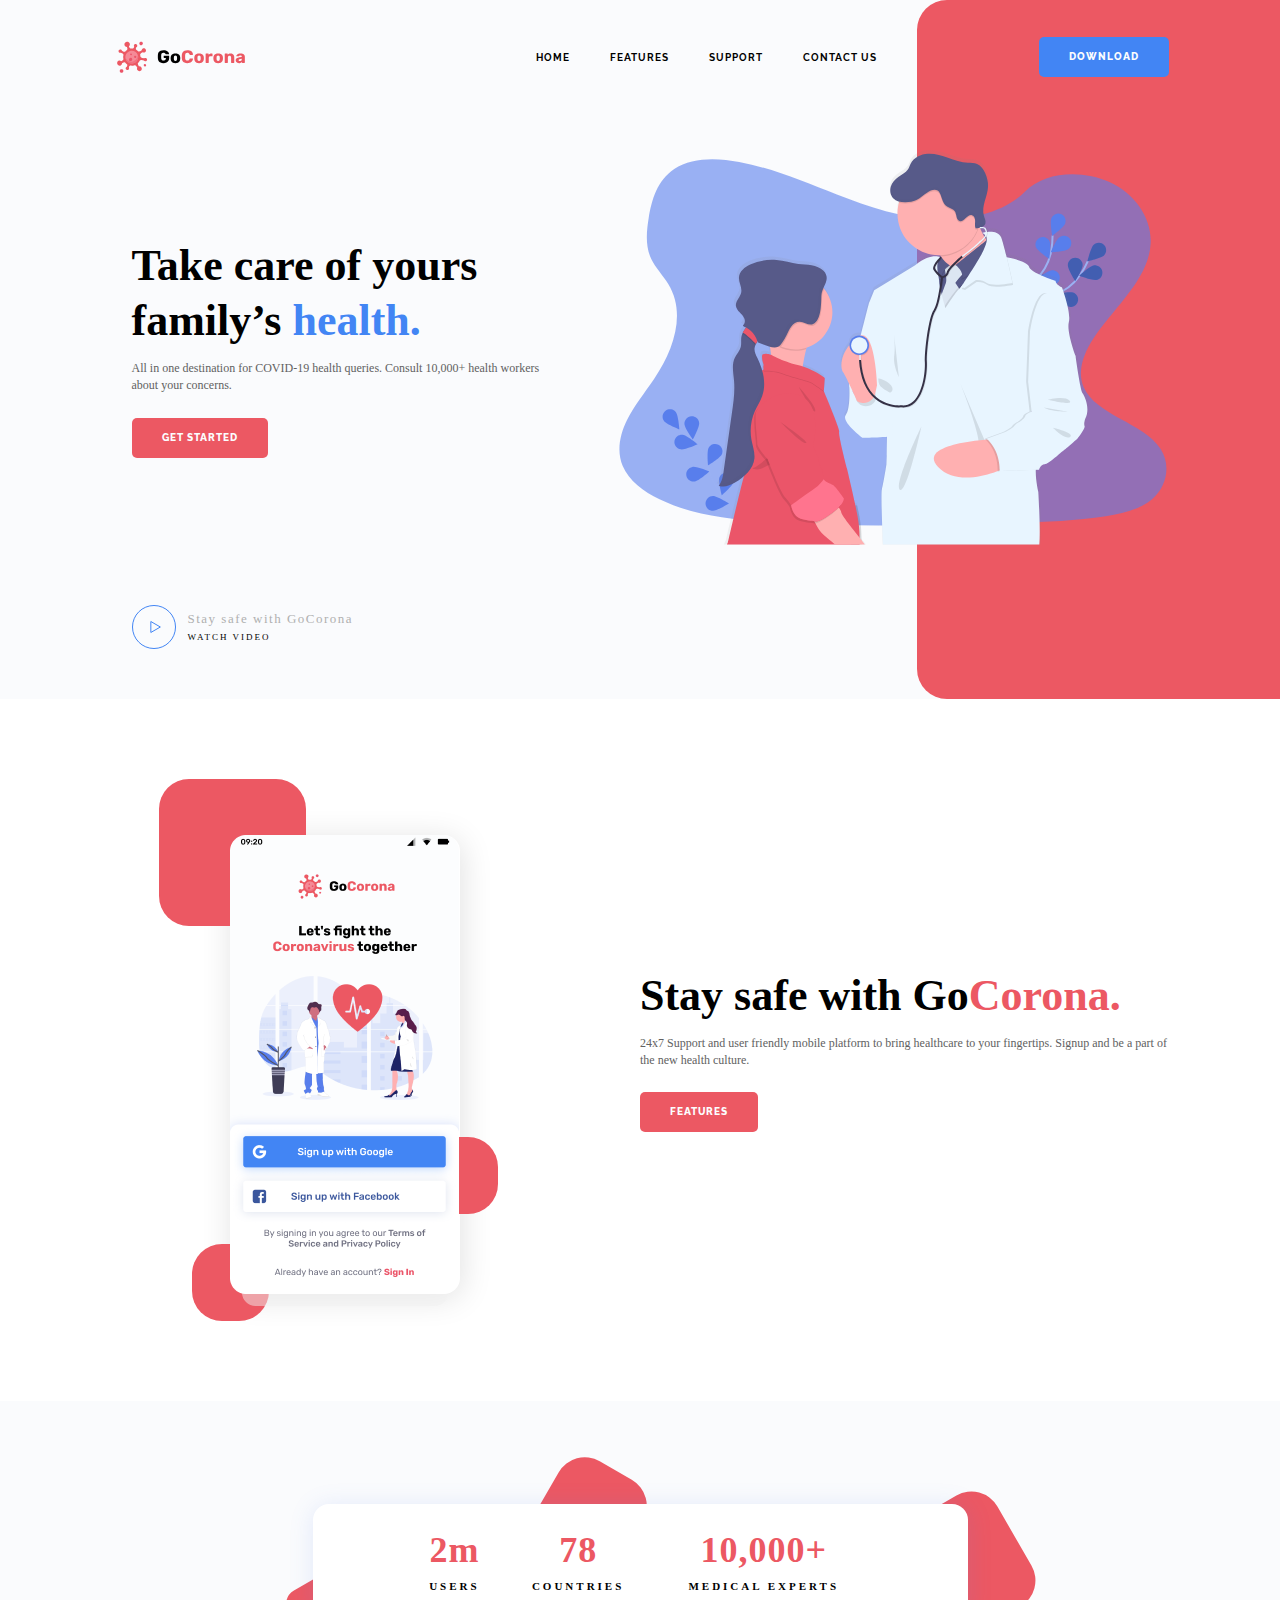
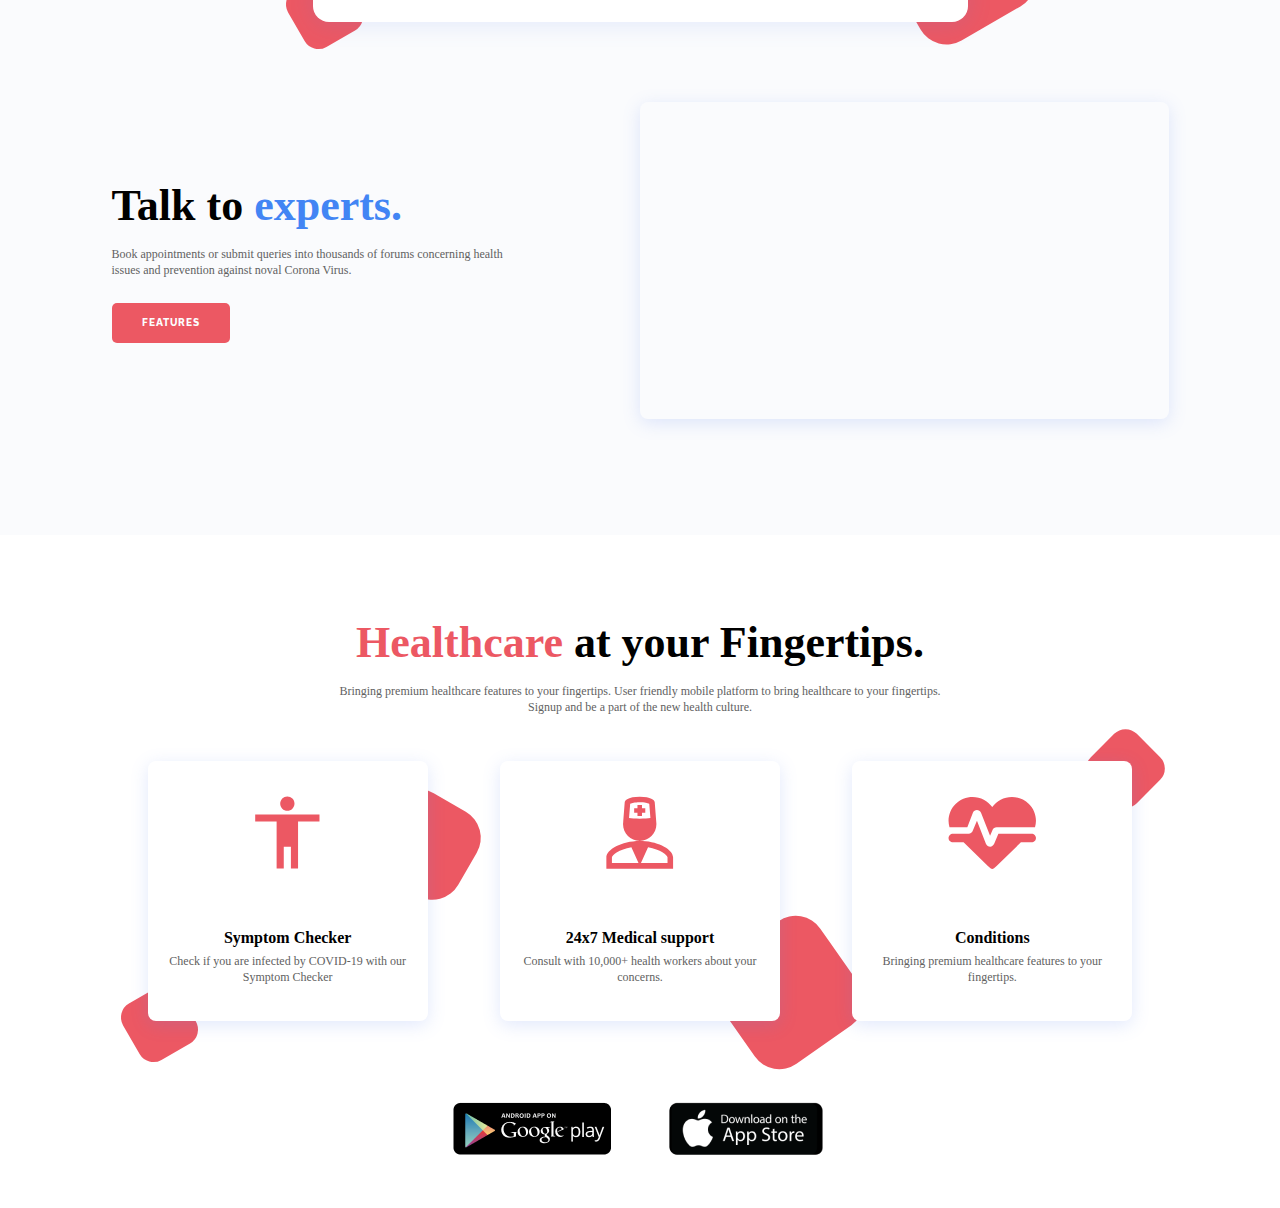
<file: portfolio_5/index.html>
<!DOCTYPE html>
<html>

<head>
	<meta charset="UTF-8">
	<meta name="viewport" content="width=device-width, initial-scale=1.0">
	<link href="https://fonts.googleapis.com/css?family=Rubik:regular,700&display=swap" rel="stylesheet" />
	<link href="https://fonts.googleapis.com/css?family=Raleway:700,800&display=swap" rel="stylesheet" />
	<link rel="stylesheet" href="css/style.css">
	<title>GoCorona</title>
</head>

<body>
	<div class="wrapper">
		<header id="open" class="header">
			<div id="close" class="header__container">
				<a href="" class="header__logo">
					<img src="img/logo.svg" alt="Логотип">
				</a>
				<div class="header__menu menu">
					<nav class="menu__body">
						<ul class="menu__list">
							<li class="menu__item"><a href="" class="menu__link">HOME</a></li>
							<li class="menu__item"><a href="" class="menu__link">FEATURES</a></li>
							<li class="menu__item"><a href="" class="menu__link">SUPPORT</a></li>
							<li class="menu__item"><a href="" class="menu__link">CONTACT US</a></li>
						</ul>
					</nav>
				</div>
				<div class="header__button">
					<a href="" class="button button_blue">DOWNLOAD</a>
					<a href="#open" class="icon-menu"><span></span></a>
					<a href="#close" class="close-icon-menu"></a>
				</div>
			</div>
		</header>
		<main class="main">
			<section class="get-started">
				<div class="get-started__container">
					<div class="get-started__content">
						<div class="get-started__block-text block-text">
							<h1 class="block-text__title block-text__title_blue">Take care of yours family’s
								<span>health.</span></h1>
							<div class="block-text__text">All in one destination for COVID-19 health queries. Consult
								10,000+ health workers about your concerns.</div>
							<a href="" class="block-text__button button">GET STARTED</a>
						</div>
					</div>
					<div class="get-started__image">
						<img src="img/get-started/image.svg" alt="Врач с ребенком">
					</div>
					<div class="get-started__video">
						<a href="" class="video-get-started">
							<div class="video-get-started__icon">
								<img src="img/get-started/play.svg" alt="Кнопка Play">
							</div>
							<div class="video-get-started__body">
								<div class="video-get-started__title">Stay safe with GoCorona</div>
								<div class="video-get-started__text">Watch Video</div>
							</div>
						</a>
					</div>
				</div>
			</section>
			<section class="stay-safe">
				<div class="stay-safe__container">
					<div class="stay-safe__media">
						<div class="media-stay-safe">
							<div class="media-stay-safe__image">
								<img src="img/stay-safe/app.png" alt="Приложение">
							</div>
							<div class="media-stay-safe__item media-stay-safe__item_1"></div>
							<div class="media-stay-safe__item media-stay-safe__item_2"></div>
							<div class="media-stay-safe__item media-stay-safe__item_3"></div>
						</div>
					</div>
					<div class="stay-safe__content">
						<div class="stay-safe__block-text block-text">
							<h2 class="block-text__title">Stay safe with Go<span>Corona.</span></h2>
							<div class="block-text__text">24x7 Support and user friendly mobile platform to bring
								healthcare to your fingertips. Signup and be a part of the new health culture.</div>
							<a href="" class="block-text__button button">Features</a>
						</div>
					</div>
				</div>
			</section>
			<section class="experts">
				<div class="experts__container">
					<div class="experts__statistics statistics-experts">
						<div class="statistics-experts__body body-statistics-experts">
							<div class="body-statistics-experts__item">
								<div class="body-statistics-experts__value">2m</div>
								<div class="body-statistics-experts__text">Users</div>
							</div>
							<div class="body-statistics-experts__item">
								<div class="body-statistics-experts__value">78</div>
								<div class="body-statistics-experts__text">Countries</div>
							</div>
							<div class="body-statistics-experts__item">
								<div class="body-statistics-experts__value">10,000+</div>
								<div class="body-statistics-experts__text">Medical experts</div>
							</div>
						</div>
						<div class="statistics-experts__decor statistics-experts__decor_1"></div>
						<div class="statistics-experts__decor statistics-experts__decor_2"></div>
						<div class="statistics-experts__decor statistics-experts__decor_3"></div>
					</div>
					<div class="experts__body">
						<div class="experts__content">
							<div class="experts__block-text block-text">
								<h2 class="block-text__title block-text__title_blue">Talk to <span>experts.</span></h2>
								<div class="block-text__text">Book appointments or submit queries into thousands of
									forums concerning health issues and prevention against noval Corona Virus.</div>
								<a href="" class="block-text__button button">Features</a>
							</div>
						</div>
						<div class="experts__video">

						</div>
					</div>
				</div>
			</section>
			<section class="healthcare">
				<div class="healthcare__container">
					<div class="healthcare__block-text block-text block-text_center">
						<h2 class="block-text__title"><span>Healthcare</span> at your Fingertips.</h2>
						<div class="block-text__text block-text__text_mw">Bringing premium healthcare features to your
							fingertips. User friendly mobile platform to bring healthcare to your fingertips. Signup and
							be a part of the new health culture.</div>
					</div>
					<div class="healthcare__items">
						<div class="healthcare__column healthcare__column_1">
							<div class="healthcare__item item-healthcare">
								<div class="item-healthcare__icon">
									<img src="img/healthcare/01.svg" alt="Иконка">
								</div>
								<div class="item-healthcare__title">Symptom Checker</div>
								<div class="item-healthcare__text">Check if you are infected by COVID-19 with our
									Symptom Checker</div>
							</div>
						</div>
						<div class="healthcare__column healthcare__column_2">
							<div class="healthcare__item item-healthcare">
								<div class="item-healthcare__icon">
									<img src="img/healthcare/02.svg" alt="Иконка">
								</div>
								<div class="item-healthcare__title">24x7 Medical support</div>
								<div class="item-healthcare__text">Consult with 10,000+ health workers about your
									concerns.</div>
							</div>
						</div>
						<div class="healthcare__column healthcare__column_3">
							<div class="healthcare__item item-healthcare">
								<div class="item-healthcare__icon">
									<img src="img/healthcare/03.svg" alt="Иконка">
								</div>
								<div class="item-healthcare__title">Conditions</div>
								<div class="item-healthcare__text">Bringing premium healthcare features to your
									fingertips.</div>
							</div>
						</div>
					</div>
				</div>
			</section>
		</main>
		<footer class="footer">
			<div class="footer__container">
				<div class="footer__items">
					<a href="" class="footer__item">
						<img src="img/google-play.png" alt="Google Play">
					</a>
					<a href="" class="footer__item">
						<img src="img/apple-store.png" alt="Apple Store">
					</a>
				</div>
			</div>
		</footer>
	</div>
</body>

</html>
</file>
<file: portfolio_5/css/style.css>
/* Обнуление */
*,
*::before,
*::after {
	padding: 0;
	margin: 0;
	border: 0;
	box-sizing: border-box;
}
a {
	text-decoration: none;
}
ul,
ol,
li {
	list-style: none;
}
img {
	vertical-align: top;
}
h1,
h2,
h3,
h4,
h5,
h6 {
	font-weight: inherit;
	font-size: inherit;
}
html,
body {
	height: 100%;
	line-height: 1;
}
body {
	font-family: Montserrat;
	font-size: 12px;
	color: #616161;
}
/* ------------------ */
.wrapper {
	overflow: hidden;
	display: flex;
	flex-direction: column;
	min-height: 100%;
}
/* ------------------ */
.main {
	flex: 1 1 auto;
}

[class*="__container"] {
	max-width: 1087px;
	margin: 0px auto;
	padding: 0px 15px;
}

/* PC */
@media (max-width: 1087px) {
	[class*="__container"] {
		max-width: 970px;
	}
}
/* TABLET */
@media (max-width: 991.98px) {
	[class*="__container"] {
		max-width: 750px;
	}
}
/* MOBILE */
@media (max-width: 767.98px) {
	[class*="__container"] {
		max-width: none;
	}
}
/* MOBILE SMALL */
@media (max-width: 479.98px) {
}

.header {
	position: absolute;
	width: 100%;
	top: 0;
	left: 0;
	z-index: 50;
}
.header__container {
	display: flex;
	min-height: 114px;
	align-items: center;
}
.header__logo {
	position: relative;
	z-index: 5;
}
.header__menu {
	flex: 1 1 auto;
}
.header__button {
	position: relative;
	z-index: 5;
	flex: 0 0 252px;
	display: flex;
	justify-content: flex-end;
	align-items: center;
}
/* --------------------------- */
.menu {
	display: flex;
	justify-content: flex-end;
}
.menu__list {
	display: flex;
}
.menu__item {
	margin: 0px 40px 0px 0px;
}
.menu__link {
	font-family: Raleway;
	text-transform: uppercase;
	font-weight: 700;
	font-size: 10px;
	line-height: 1.2;
	color: #000;
	letter-spacing: 1px;
}
.menu__link:hover {
	text-decoration: underline;
}

@media (max-width: 991.98px) {
	.header__container {
		min-height: 80px;
	}
	.header__button {
		flex: 0 0 170px;
	}
	.menu__item {
		margin: 0px 30px 0px 0px;
	}
}
@media (max-width: 767.98px) {
	.menu__body {
		position: fixed;
		top: 0;
		left: -100%;
		width: 100%;
		height: 100%;
		overflow: auto;
		background-color: #fff;
		padding: 90px 15px 30px 15px;
		transition: left 0.3s ease 0s;
	}
	.header:target .menu__body {
		left: 0;
	}
	.header:target .menu__body:before {
		content: "";
		position: fixed;
		top: 0;
		left: 0;
		height: 80px;
		width: 100%;
		background-color: #fff;
	}
	.menu__list {
		flex-direction: column;
		justify-content: center;
		align-items: center;
	}
	.menu__item {
		margin: 0px 0px 25px 0px;
	}
	.menu__item:last-child {
		margin-bottom: 0;
	}
	.menu__link {
		/* color: #fff; */
		font-size: 20px;
	}
}
@media (max-width: 479.98px) {
	.header__logo {
		flex: 0 0 40px;
		overflow: hidden;
	}
}
/* --------------------------- */
.button {
	display: inline-block;
	font-family: Raleway;
	text-transform: uppercase;
	font-weight: 800;
	font-size: 10px;
	line-height: 1.2;
	letter-spacing: 1px;
	color: #fcfdfe;
	padding: 14px 30px;
	border-radius: 5px;
	background-color: #ec5863;
	transition: background-color 0.3s ease 0s;
}
.button:hover {
	background-color: #f37a82;
}
.button_blue {
	background-color: #4285f4;
}
.button_blue:hover {
	background-color: #70a3f7;
}
/* --------------------------- */
.close-icon-menu,
.icon-menu {
	display: none;
}
@media (max-width: 767.98px) {
	.icon-menu {
		display: flex;
		position: relative;
		flex: 0 0 30px;
		height: 18px;
		flex-direction: column;
		justify-content: space-between;
		margin: 0px 0px 0px 20px;
	}
	.icon-menu::before,
	.icon-menu::after {
		content: "";
		background-color: #000;
		height: 2px;
	}
	.icon-menu span {
		height: 2px;
		background-color: #000;
	}

	.close-icon-menu {
		flex: 0 0 30px;
		height: 30px;
		position: relative;
		margin: 0px 0px 0px 20px;
	}
	.close-icon-menu::before,
	.close-icon-menu::after {
		content: "";
		position: absolute;
		top: 50%;
		left: 0;
		width: 100%;
		background-color: #000;
		height: 2px;
	}
	.close-icon-menu::before {
		transform: rotate(45deg);
	}
	.close-icon-menu::after {
		transform: rotate(-45deg);
	}
	.header:target .icon-menu {
		display: none;
	}
	.header:target .close-icon-menu {
		display: flex;
	}
}

/* ============================================================================= */
.block-text {
}
.block-text_center {
	text-align: center;
}
.block-text__title {
	font-weight: 700;
	font-size: 44px;
	line-height: 126%;
	color: #000;
}
.block-text__title:not(:last-child) {
	margin: 0px 0px 12px 0px;
}
.block-text__title span {
	color: #ec5863;
}
.block-text__title_blue span {
	color: #4285f4;
}
.block-text__text {
	line-height: 138.5%;
}
.block-text__text_mw {
	max-width: 620px;
	margin: 0px auto;
}
.block-text__text:not(:last-child) {
	margin: 0px 0px 24px 0px;
}
.block-text__button {
}
@media (max-width: 767.98px) {
	.block-text__title {
		font-size: 34px;
	}
}
/* ============================================================================= */

.get-started {
	background-color: #fafbfd;
}
.get-started__container {
	padding: 150px 15px 50px 15px;
	display: flex;
	align-items: center;
	flex-wrap: wrap;
	position: relative;
}
.get-started__container::before {
	content: "";
	position: absolute;
	width: 100vw;
	height: 100%;
	right: 267px;
	top: 0;
	transform: translate(100%, 0px);
	border-radius: 30px 0px 0px 30px;
	background-color: #ec5863;
}
.get-started__content {
	flex: 0 1 48%;
	padding: 0px 20px;
}
.get-started__block-text {
	max-width: 410px;
}
.get-started__video {
	flex: 1 1 100%;
	padding: 60px 0px 0px 20px;
}
.get-started__image {
	flex: 0 1 52%;
	position: relative;
	z-index: 2;
}
.get-started__image img {
	max-width: 100%;
}

.video-get-started {
	display: inline-flex;
	align-items: center;
}
.video-get-started__icon {
	flex: 0 0 44px;
}
.video-get-started__body {
	padding: 0px 0px 0px 12px;
}
.video-get-started__title {
	color: #b0b0b0;
	font-size: 13px;
	line-height: 126%;
	letter-spacing: 1.5px;
}
.video-get-started__title:not(:last-child) {
	margin: 0px 0px 5px 0px;
}
.video-get-started__text {
	text-transform: uppercase;
	font-size: 9px;
	color: #000;
	line-height: 126%;
	letter-spacing: 2px;
}
@media (max-width: 991.98px) {
	.get-started__container::before {
		right: 185px;
		border-radius: 20px 0px 0px 20px;
	}
}
@media (max-width: 767.98px) {
	.get-started__container {
		padding: 100px 15px 30px 15px;
	}
	.get-started__container::before {
		display: none;
	}
	.get-started__block-text {
		max-width: none;
	}
	.get-started__content {
		flex: 1 1 100%;
		padding: 0;
	}
	.get-started__image {
		flex: 1 1 100%;
		text-align: center;
		padding: 30px 0;
	}
	.get-started__video {
		padding: 0;
	}
}

/* ============================================ */
.stay-safe {
	padding: 80px 0;
}
.stay-safe__container {
	display: flex;
	align-items: center;
}
.stay-safe__media {
	flex: 0 1 50%;
}
.stay-safe__content {
	flex: 0 1 50%;
}
.stay-safe__block-text {
}

.media-stay-safe {
	width: 373px;
	padding: 56px 0px 27px 0px;
	text-align: center;
	position: relative;
}
.media-stay-safe__image {
	display: inline-block;
	box-shadow: 2px 4px 32px rgba(0, 0, 0, 0.12);
	border-radius: 16px;
	position: relative;
	width: 61.5%;
}
.media-stay-safe__image img {
	position: relative;
	z-index: 5;
	max-width: 100%;
}
.media-stay-safe__image::after {
	content: "";
	position: absolute;
	bottom: -12px;
	left: 12px;
	width: 206px;
	height: 27px;
	z-index: 2;
	background: rgba(240, 240, 240, 0.49);
	border-radius: 16px;
}
.media-stay-safe__item {
	position: absolute;
	background-color: #ec5863;
	border-radius: 30px;
	width: 77px;
	height: 77px;
}
.media-stay-safe__item_1 {
	top: 0;
	left: 0;
	width: 147px;
	height: 147px;
}
.media-stay-safe__item_2 {
	bottom: 0;
	left: 33px;
}
.media-stay-safe__item_3 {
	bottom: 107px;
	right: 34px;
}

@media (max-width: 991.98px) {
	.stay-safe {
		padding: 40px 0;
	}
}
@media (min-width: 991.98px) {
	.stay-safe__media {
		padding: 0px 0px 0px 47px;
	}
}
@media (max-width: 767.98px) {
	.stay-safe {
		padding: 30px 0;
	}
	.stay-safe__container {
		flex-direction: column-reverse;
	}
	.stay-safe__content {
		margin: 0px 0px 30px 0px;
	}
}
@media (max-width: 479.98px) {
	.media-stay-safe {
		width: 290px;
	}
}

/* ========================================================================= */

.experts {
	background-color: #fafbfd;
	padding: 103px 0px 116px 0px;
}
.experts__container {
}
.experts__statistics {
}
.experts__block-text {
	max-width: 400px;
}
.statistics-experts {
	max-width: 655px;
	margin: 0px auto;
	position: relative;
}
.experts__body {
	display: flex;
	align-items: center;
}
.experts__content {
	flex: 0 1 50%;
	padding: 0px 20px 0px 0px;
}
.experts__video {
	flex: 0 1 50%;
	padding: 0px 0px 30% 0px;
	position: relative;
	box-shadow: 0px 4px 18px rgba(88, 126, 236, 0.18);
	border-radius: 8px;
	overflow: hidden;
}
.experts__video iframe {
	position: absolute;
	width: 100%;
	height: 100%;
	top: 0;
	left: 0;
	object-fit: cover;
}
@media (max-width: 767.98px) {
	.experts {
		padding: 80px 0px 30px 0px;
	}
	.experts__body {
		align-items: stretch;
		flex-direction: column;
	}
	.experts__video {
		padding: 0px 0px 58% 0px;
	}
	.experts__content {
		padding: 0;
		margin: 0px 0px 30px 0px;
	}
}

.statistics-experts__body {
	background-color: #fff;
	box-shadow: 0px 2px 24px rgba(88, 126, 236, 0.15);
	border-radius: 16px;
	position: relative;
	z-index: 2;
	margin: 0px 0px 80px 0px;
}
.statistics-experts__decor {
	position: absolute;
	background-color: #ec5863;
	border-radius: 30px;
}
.statistics-experts__decor_1 {
	width: 65px;
	height: 65px;
	transform: rotate(-30deg);
	bottom: -21px;
	left: -21px;
	border-radius: 16px;
}
.statistics-experts__decor_2 {
	width: 97px;
	height: 97px;
	right: 50%;
	top: -40px;
	transform: rotate(30deg);
}
.statistics-experts__decor_3 {
	width: 128px;
	height: 128px;
	right: -55px;
	top: 0px;
	transform: rotate(-30deg);
}

.body-statistics-experts {
	padding: 25px 80px;
	display: flex;
	align-items: center;
}
.body-statistics-experts__item {
	flex: 0 1 25%;
	text-align: center;
}
.body-statistics-experts__item:last-child {
	flex: 0 1 50%;
}
.body-statistics-experts__value {
	font-weight: 700;
	font-size: 36px;
	line-height: 1.2;
	letter-spacing: 1px;
	color: #ec5863;
	margin-bottom: 5px;
}
.body-statistics-experts__text {
	font-weight: bold;
	font-size: 11px;
	line-height: 1.8;
	letter-spacing: 3px;
	text-transform: uppercase;
	color: #000000;
}

@media (max-width: 767.98px) {
	.statistics-experts__body {
		margin: 0px 0px 50px 0px;
	}
	.body-statistics-experts {
		padding: 25px;
	}
}

@media (max-width: 479.98px) {
	.body-statistics-experts {
		flex-direction: column;
	}
	.body-statistics-experts__item:not(:last-child) {
		margin: 0px 0px 15px 0px;
	}
}

/* ==================================================================== */

.healthcare {
	padding: 80px 0px 30px 0px;
}
.healthcare__container {
}
.healthcare__block-text {
	margin: 0px 0px 45px 0px;
}
.healthcare__items {
	display: flex;
	/* gap: 72px; */
}
.healthcare__column {
	position: relative;
	padding: 0px 36px;
	flex: 0 1 33.333%;
}

.healthcare__item {
}

.item-healthcare {
	height: 100%;
	position: relative;
	z-index: 2;
	background: #ffffff;
	box-shadow: 0px 4px 18px rgba(88, 126, 236, 0.18);
	border-radius: 8px;
	display: flex;
	flex-direction: column;
	align-items: center;
	text-align: center;
	padding: 35px 17px;
}
.item-healthcare__icon {
	margin: 0px 0px 58px 0px;
}
.item-healthcare__title {
	font-weight: 700;
	font-size: 16px;
	line-height: 138.5%;
	color: #000;
	margin: 0px 0px 4px 0px;
}
.item-healthcare__text {
	line-height: 138.5%;
}

.healthcare__column_1::before,
.healthcare__column_1::after {
	content: "";
	position: absolute;
	background-color: #ec5863;
	border-radius: 16px;
}

.healthcare__column_1::before {
	width: 65px;
	height: 65px;
	bottom: -35px;
	left: 15px;
	transform: rotate(-30deg);
}
.healthcare__column_1::after {
	width: 97px;
	height: 97px;
	top: 35px;
	right: -10px;
	border-radius: 30px;
	transform: rotate(30deg);
}

.healthcare__column_2::after {
	content: "";
	position: absolute;
	background-color: #ec5863;
	width: 127px;
	height: 127px;
	bottom: -35px;
	right: -35px;
	border-radius: 30px;
	transform: rotate(55deg);
}

.healthcare__column_3::after {
	content: "";
	position: absolute;
	background-color: #ec5863;
	width: 65px;
	height: 65px;
	top: -25px;
	right: 10px;
	border-radius: 16px;
	transform: rotate(45deg);
}
@media (max-width: 1087px) {
	.healthcare__column {
		padding: 0px 15px;
	}
}
@media (max-width: 991.98px) {
	.healthcare {
		padding: 30px 0px 30px 0px;
	}
	.healthcare__items {
		flex-direction: column;
	}
	.healthcare__column:not(:last-child) {
		margin: 0px 0px 25px 0px;
	}
}

/* =========================================================== */

.footer {
	padding: 45px 0;
}
.footer__container {
}
.footer__items {
	display: flex;
	column-gap: 50px;
	row-gap: 20px;
	justify-content: center;
	align-items: center;
}
.footer__item {
}

@media (max-width: 500px) {
	.footer {
		padding: 30px 0;
	}
	.footer__items {
		flex-direction: column;
	}
}
</file>
